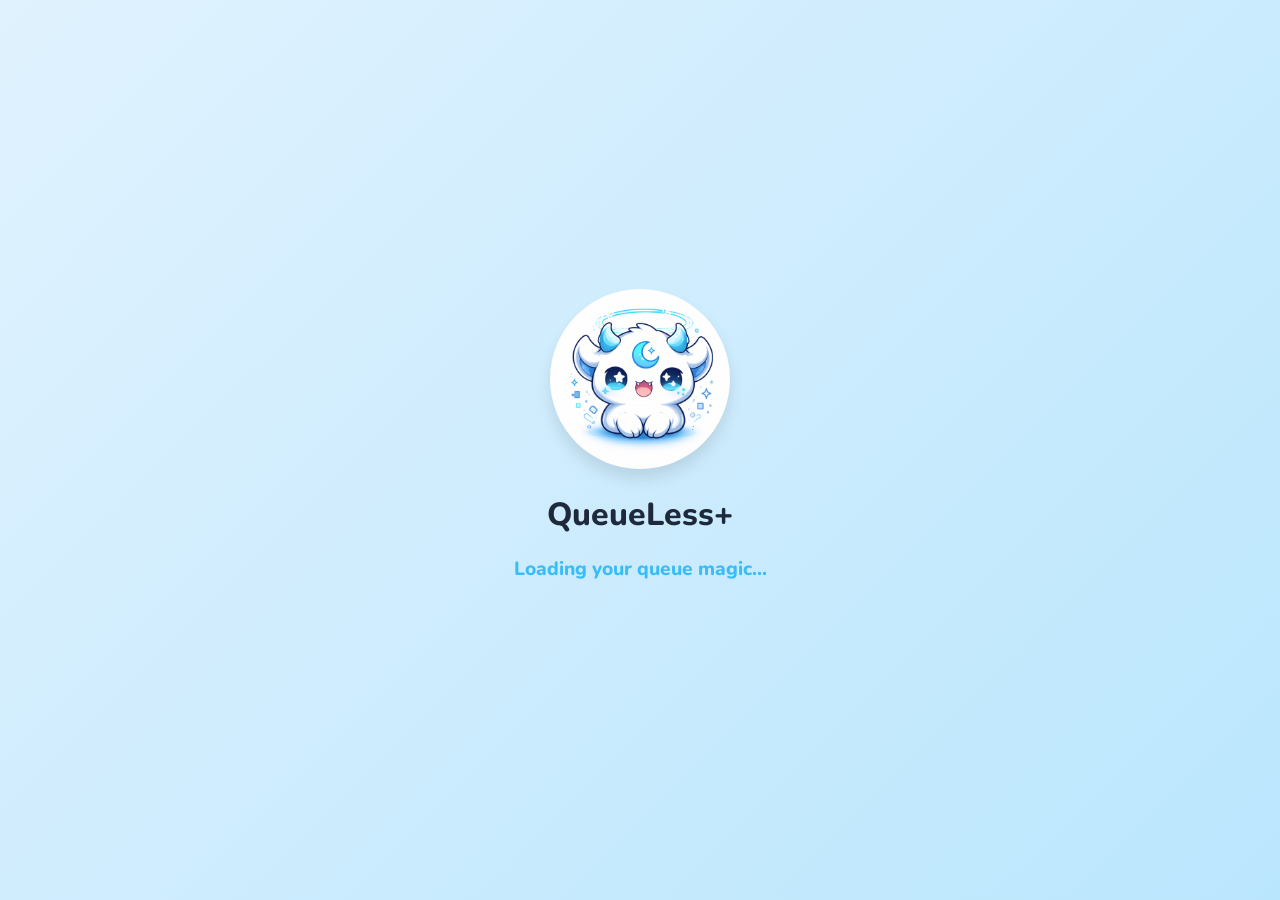
<file: index.html>
<!DOCTYPE html>
<html lang="en">
<head>
    <meta charset="UTF-8">
    <meta name="viewport" content="width=device-width, initial-scale=1.0">
    <title>QueueLess+ - Welcome</title>
    <link rel="stylesheet" href="static/css/style.css">
</head>
<body class="splash-body">
    <!-- Dedicated Splash Screen -->
    <div id="splash-screen" class="splash-fullscreen">
        <img src="static/images/logo.png" alt="QueueLess Mascot" class="mascot-logo splash-logo" onerror="this.src='https://placehold.co/180x180/e0f2fe/0ea5e9?text=Mascot'">
        <h1>QueueLess+</h1>
        <p class="loading-text">Loading your queue magic...</p>
        <div class="bubble-loader">
            <div class="bubble"></div><div class="bubble"></div><div class="bubble"></div>
        </div>
    </div>
    
    <script>
        // Redirect to login after splash finishes
        setTimeout(() => {
            const splash = document.getElementById('splash-screen');
            splash.style.transition = 'opacity 0.8s ease, transform 0.8s ease';
            splash.style.opacity = '0';
            splash.style.transform = 'scale(1.5)';
            
            setTimeout(() => {
                window.location.href = 'login.html';
            }, 800);
        }, 2200);
    </script>
</body>
</html>
</file>
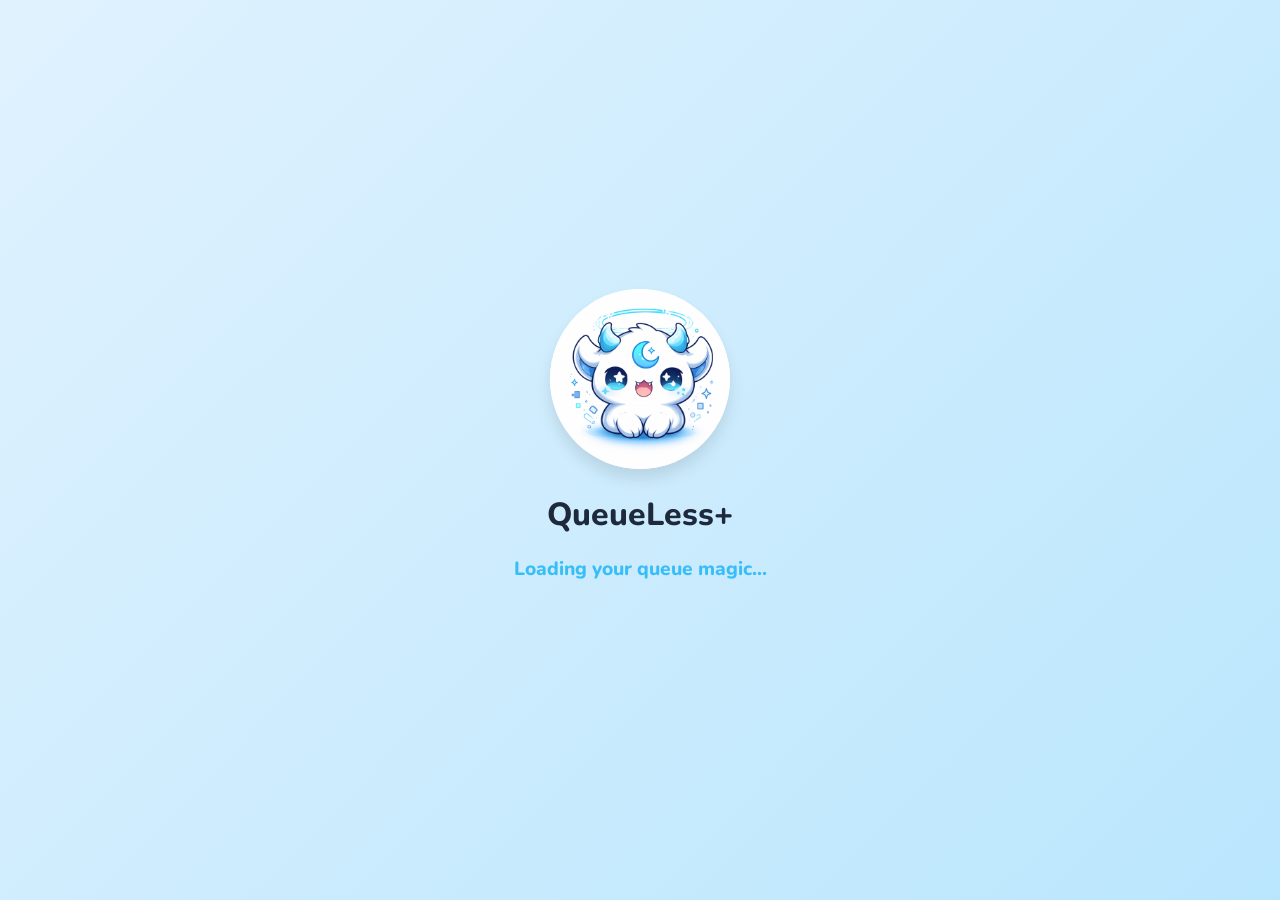
<file: dashboard.html>
<!DOCTYPE html>
<html lang="en">
<head>
    <meta charset="UTF-8">
    <meta name="viewport" content="width=device-width, initial-scale=1.0">
    <title>QueueLess+ - Dashboard</title>
    <link rel="stylesheet" href="static/css/style.css">
    <link rel="stylesheet" href="https://cdnjs.cloudflare.com/ajax/libs/font-awesome/6.4.0/css/all.min.css">
</head>
<body class="dashboard-body">
    <nav class="glass-nav">
        <div class="nav-brand">
            <img src="static/images/logo.png" class="nav-logo" onerror="this.src='https://placehold.co/40x40/e0f2fe/0ea5e9?text=Q+'" alt="Logo">
            <span>QueueLess+</span>
        </div>
        <div class="nav-metrics glass-panel" style="display:flex; gap:15px; padding:6px 15px; border-radius:20px; font-size: 0.9rem; margin-right:auto; margin-left: 20px;">
            <span id="live-clock" style="font-weight:bold; letter-spacing:1px;">00:00:00</span>
            <span id="service-status" style="color: #10b981; font-weight:bold;"><i class="fas fa-circle"></i> Open</span>
        </div>
        <div class="user-profile">
            <span id="display-name">User</span>
            <div class="settings-menu" style="position: relative; display: inline-block;">
                <button class="glass-btn-small" onclick="toggleSettings()" title="Settings"><i class="fas fa-cog"></i></button>
                <div id="settings-dropdown" class="glass-panel" style="display: none; position: absolute; right: 0; top: 120%; min-width: 160px; padding: 10px; flex-direction: column; gap: 8px;">
                    <button class="service-btn" style="width: 100%; border: none; padding: 8px; border-radius: 8px; background: transparent;" onclick="toggleTheme()"><i class="fas fa-moon"></i> Theme</button>
                </div>
            </div>
            <button class="glass-btn-small" onclick="logout()" title="Logout"><i class="fas fa-sign-out-alt"></i></button>
        </div>
    </nav>
    
    <!-- Radial Glow Depth -->
    <div class="radial-glow"></div>

    <main class="dashboard-container">
        <!-- New Token Generation -->
        <section class="booking-section glass-panel">
            <h2><i class="fas fa-calendar-plus floating-icon"></i> Book Service</h2>
            <div class="service-options">
                <button class="glass-btn service-btn" onclick="selectService('Hospital', this)"><i class="fas fa-hospital"></i> Hospital</button>
                <button class="glass-btn service-btn" onclick="selectService('Salon', this)"><i class="fas fa-cut"></i> Salon</button>
                <button class="glass-btn service-btn" onclick="selectService('Bank', this)"><i class="fas fa-university"></i> Bank</button>
            </div>
            <button class="glass-btn btn-primary submit-booking" id="book-btn" onclick="submitBooking()" disabled>Get Token</button>
        </section>
        
        <!-- Current Token Status -->
        <section class="status-section glass-panel">
            <h2><i class="fas fa-ticket-alt floating-icon"></i> Your Token</h2>
            <div id="my-token-display" class="token-display">
                <p>No active token.</p>
            </div>
        </section>

        <!-- Live Queue -->
        <section class="queue-section glass-panel" style="position:relative;">
            <div style="display:flex; justify-content:space-between; align-items:center;">
                <h2><i class="fas fa-users floating-icon"></i> Live Queue</h2>
                <span id="queue-speed-badge" class="glass-badge" style="background: rgba(255,255,255,0.7); font-weight:bold; padding: 6px 15px; border-radius: 20px;">
                    <i class="fas fa-circle" style="font-size:0.8em; margin-right:5px; color:#10b981;"></i> Fast
                </span>
            </div>
            
            <div class="progress-container">
                <div class="progress-labels">
                    <span id="serving-label">Now Serving: #--</span>
                    <span id="total-tokens-label">Total Tokens: --</span>
                </div>
                <div class="progress-bar-bg">
                    <div class="progress-bar-fill" id="queue-progress-fill"></div>
                </div>
            </div>

            <div class="queue-stats">
                <div class="stat-box">
                    <h3>Today's Tokens</h3>
                    <p id="total-tokens-today">0</p>
                </div>
                <div class="stat-box">
                    <h3>Waiting</h3>
                    <p id="total-waiting">0</p>
                </div>
                <div class="stat-box">
                    <h3>Est. Time</h3>
                    <p id="est-time">0 min</p>
                </div>
            </div>
            <div class="queue-list" id="queue-list">
                <!-- Queue Items dynamically generated here -->
            </div>
        </section>
    </main>
    
    <!-- Chat Widget -->
    <div class="chat-widget">
        <div class="chat-box glass-panel" id="chat-box">
            <div class="chat-header">QueueLess Assistant</div>
            <div class="chat-messages" id="chat-messages">
                <div class="chat-msg bot">Hi! I'm the QueueLess+ Assistant. How can I help you today?</div>
            </div>
            <div class="chat-input-area">
                <input type="text" id="chat-input" placeholder="Type a message...">
                <button onclick="sendChatMessage()"><i class="fas fa-paper-plane"></i></button>
            </div>
        </div>
        <div class="chat-toggle" onclick="toggleChat()" style="padding:0; overflow:hidden; background:transparent;">
            <img src="static/images/logo.png" alt="Chat" style="width:100%; height:100%; object-fit:cover; border-radius:50%; box-shadow:var(--shadow);" onerror="this.src='https://placehold.co/60x60/e0f2fe/0ea5e9?text=C'">
        </div>
    </div>

    <!-- Mascot Toast Alert -->
    <div id="mascot-toast" class="mascot-toast glass-panel">
        <img src="static/images/logo.png" alt="Mascot" class="toast-mascot" onerror="this.src='https://placehold.co/60x60/e0f2fe/0ea5e9?text=M'">
        <div class="toast-content">
            <h3 style="font-size: 1.1rem; margin:0;">Yay! 🎉</h3>
            <p id="toast-msg">Your token is generated!</p>
        </div>
    </div>

    <script src="static/js/main.js"></script>
    <script>
        if (!localStorage.getItem('queueless_user')) {
            window.location.href = 'index.html';
        } else {
            document.getElementById('display-name').textContent = localStorage.getItem('queueless_user');
            if (typeof initLocalQueue === 'function') initLocalQueue();
        }
    </script>
</body>
</html>
</file>
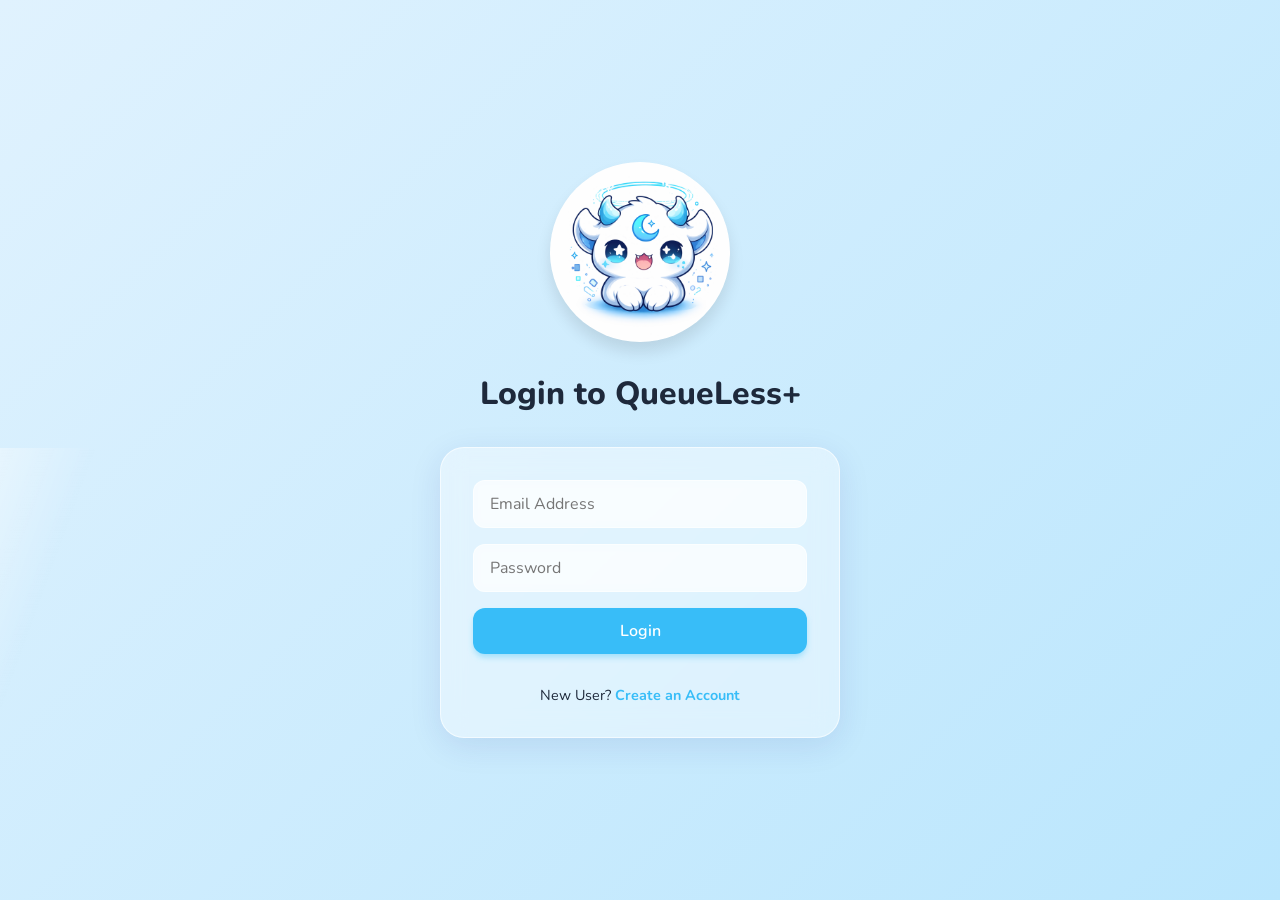
<file: login.html>
<!DOCTYPE html>
<html lang="en">
<head>
    <meta charset="UTF-8">
    <meta name="viewport" content="width=device-width, initial-scale=1.0">
    <title>QueueLess+ - Login</title>
    <link rel="stylesheet" href="static/css/style.css">
</head>
<body class="splash-body">
    <div class="splash-container" style="animation: none;">
        <img src="static/images/logo.png" alt="QueueLess Mascot" class="mascot-logo" onerror="this.src='https://placehold.co/180x180/e0f2fe/0ea5e9?text=Mascot'">
        <h1>Login to QueueLess+</h1>
        
        <div class="auth-box glass-panel slide-up" id="auth-box">
            <input type="email" id="email" placeholder="Email Address" class="glass-input">
            <input type="password" id="password" placeholder="Password" class="glass-input">
            <button class="glass-btn btn-primary" onclick="processAuth('login')">Login</button>
            <p style="margin-top: 15px; font-size: 0.9rem;">
                New User? <a href="signup.html" style="color: var(--accent); font-weight: bold; text-decoration: none;">Create an Account</a>
            </p>
        </div>
    </div>
    <script src="static/js/main.js"></script>
</body>
</html>
</file>
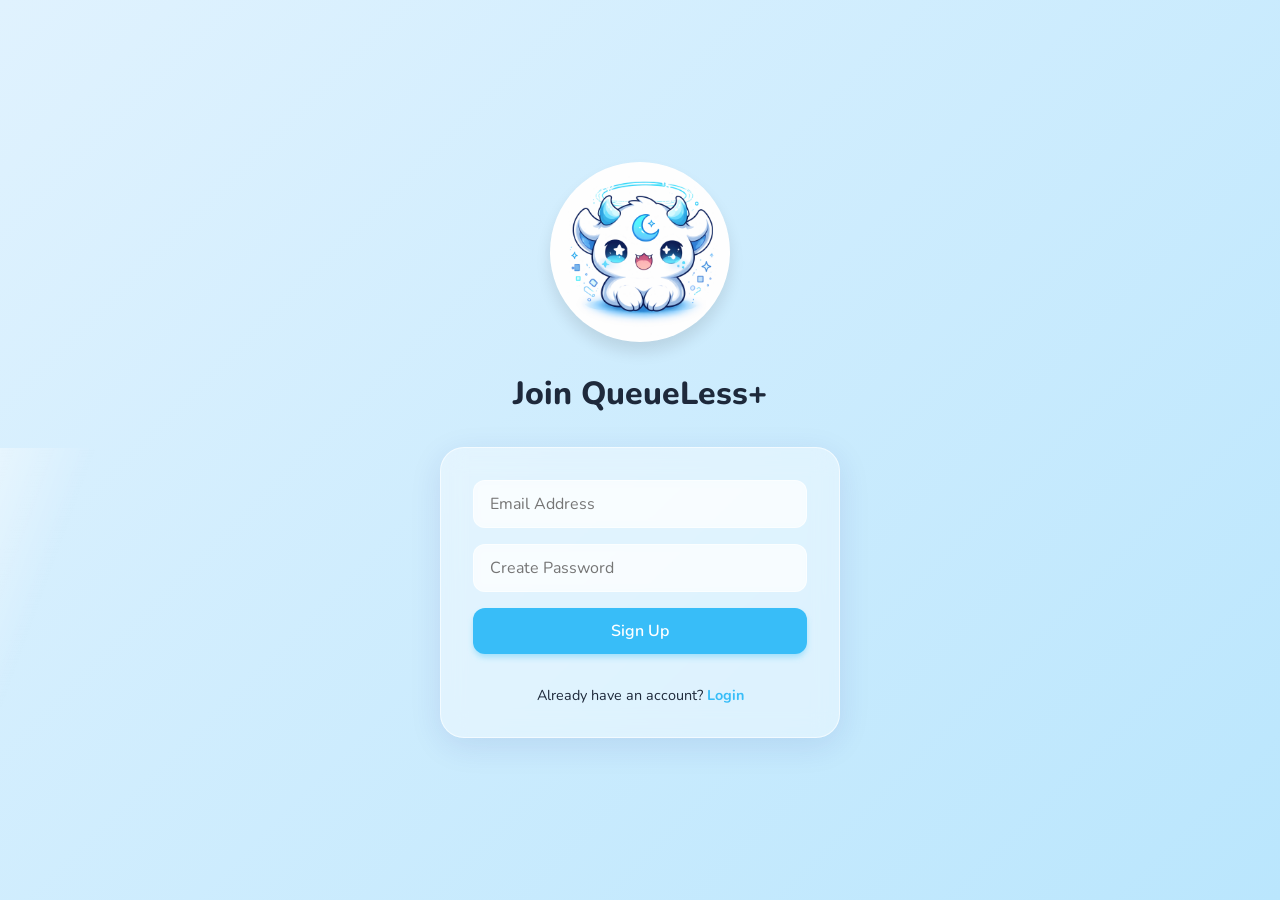
<file: signup.html>
<!DOCTYPE html>
<html lang="en">
<head>
    <meta charset="UTF-8">
    <meta name="viewport" content="width=device-width, initial-scale=1.0">
    <title>QueueLess+ - Sign Up</title>
    <link rel="stylesheet" href="static/css/style.css">
</head>
<body class="splash-body">
    <div class="splash-container" style="animation: none;">
        <img src="static/images/logo.png" alt="QueueLess Mascot" class="mascot-logo" onerror="this.src='https://placehold.co/180x180/e0f2fe/0ea5e9?text=Mascot'">
        <h1>Join QueueLess+</h1>
        
        <div class="auth-box glass-panel slide-up" id="auth-box">
            <input type="email" id="signup-email" placeholder="Email Address" class="glass-input">
            <input type="password" id="signup-password" placeholder="Create Password" class="glass-input">
            <button class="glass-btn btn-primary" onclick="processAuth('signup')">Sign Up</button>
            <p style="margin-top: 15px; font-size: 0.9rem;">
                Already have an account? <a href="login.html" style="color: var(--accent); font-weight: bold; text-decoration: none;">Login</a>
            </p>
        </div>
    </div>
    <script src="static/js/main.js"></script>
</body>
</html>
</file>
<file: static/css/style.css>
@import url('https://fonts.googleapis.com/css2?family=Nunito:wght@400;600;800&display=swap');

:root {
    --bg-gradient: linear-gradient(135deg, #e0f2fe 0%, #bae6fd 100%);
    --glass-bg: rgba(255, 255, 255, 0.4);
    --glass-border: rgba(255, 255, 255, 0.6);
    --glass-input-bg: rgba(255, 255, 255, 0.6);
    --glass-card-bg: rgba(255, 255, 255, 0.7);
    --text-primary: #1e293b;
    --text-secondary: #475569;
    --accent: #38bdf8;
    --accent-hover: #0ea5e9;
    --shadow: 0 8px 32px 0 rgba(31, 38, 135, 0.1);
}

body.dark-mode {
    --bg-gradient: linear-gradient(135deg, #0f172a 0%, #1e293b 100%);
    --glass-bg: rgba(15, 23, 42, 0.6);
    --glass-border: rgba(255, 255, 255, 0.1);
    --glass-input-bg: rgba(30, 41, 59, 0.6);
    --glass-card-bg: rgba(30, 41, 59, 0.7);
    --text-primary: #f8fafc;
    --text-secondary: #94a3b8;
    --accent: #38bdf8;
    --shadow: 0 8px 32px 0 rgba(0, 0, 0, 0.5);
}

* {
    margin: 0;
    padding: 0;
    box-sizing: border-box;
    font-family: 'Nunito', sans-serif;
}

body {
    background: var(--bg-gradient);
    color: var(--text-primary);
    min-height: 100vh;
    overflow-x: hidden;
}

/* Glassmorphism Classes */
.glass-panel {
    background: var(--glass-bg);
    backdrop-filter: blur(12px);
    -webkit-backdrop-filter: blur(12px);
    border: 1px solid var(--glass-border);
    border-radius: 24px;
    box-shadow: var(--shadow);
    padding: 2rem;
}

h1, h2, h3 { font-weight: 800; color: var(--text-primary); }

/* Animations */
@keyframes float {
    0% { transform: translateY(0px) rotate(0deg); }
    50% { transform: translateY(-15px) rotate(2deg); }
    100% { transform: translateY(0px) rotate(0deg); }
}

@keyframes pulse {
    0% { transform: scale(1); }
    50% { transform: scale(1.05); }
    100% { transform: scale(1); }
}

@keyframes fadeIn {
    from { opacity: 0; transform: translateY(20px); }
    to { opacity: 1; transform: translateY(0); }
}

/* Splash Screen */
.splash-body {
    display: flex;
    justify-content: center;
    align-items: center;
}

.splash-fullscreen {
    position: fixed;
    top: 0;
    left: 0;
    width: 100vw;
    height: 100vh;
    background: var(--bg-gradient);
    display: flex;
    flex-direction: column;
    justify-content: center;
    align-items: center;
    z-index: 9999;
}

.splash-fullscreen .splash-logo {
    animation: float 2s ease-in-out infinite;
}

.loading-text {
    margin-top: 20px;
    font-size: 1.2rem;
    font-weight: 800;
    color: var(--accent);
    animation: pulse 1.5s infinite;
}

.splash-container {
    text-align: center;
    max-width: 400px;
    width: 90%;
}

.mascot-logo {
    width: 180px;
    height: 180px;
    object-fit: cover;
    background: white;
    border-radius: 50%;
    animation: float 4s ease-in-out infinite;
    margin-bottom: 1.5rem;
    box-shadow: 0 10px 15px rgba(0,0,0,0.1);
}

.auth-box {
    margin-top: 2rem;
    display: flex;
    flex-direction: column;
    gap: 1rem;
}

.glass-input {
    width: 100%;
    padding: 12px 16px;
    border-radius: 12px;
    border: 1px solid var(--glass-border);
    background: var(--glass-input-bg);
    color: var(--text-primary);
    backdrop-filter: blur(4px);
    font-size: 1rem;
    outline: none;
    transition: all 0.3s;
}

.glass-input:focus {
    background: rgba(255, 255, 255, 0.9);
    border-color: var(--accent);
    box-shadow: 0 0 0 2px rgba(56, 189, 248, 0.2);
}

.glass-btn, .glass-btn-small {
    background: var(--accent);
    color: white;
    border: none;
    padding: 12px 24px;
    border-radius: 12px;
    font-size: 1rem;
    font-weight: 600;
    cursor: pointer;
    transition: all 0.3s;
    box-shadow: 0 4px 6px -1px rgba(56, 189, 248, 0.4);
}

.glass-btn-small { padding: 8px 12px; border-radius: 8px; font-size: 0.9rem; }

.glass-btn:hover, .glass-btn-small:hover {
    background: var(--accent-hover);
    transform: translateY(-2px);
}

.glass-btn:disabled {
    background: #cbd5e1;
    cursor: not-allowed;
    transform: none;
    box-shadow: none;
}

/* Dashboard Navigation */
.glass-nav {
    background: var(--glass-bg);
    backdrop-filter: blur(12px);
    border-bottom: 1px solid var(--glass-border);
    padding: 1rem 2rem;
    display: flex;
    justify-content: space-between;
    align-items: center;
    position: sticky;
    top: 0;
    z-index: 100;
}

.nav-brand {
    display: flex;
    align-items: center;
    gap: 10px;
    font-size: 1.25rem;
    font-weight: 800;
}

.nav-logo {
    width: 40px;
    height: 40px;
    border-radius: 50%;
    object-fit: cover;
    background: white;
    animation: float 3s ease-in-out infinite;
}

.user-profile {
    display: flex;
    align-items: center;
    gap: 15px;
    font-weight: 600;
}

/* Dashboard Layout */
.dashboard-container {
    max-width: 1000px;
    margin: 2rem auto;
    padding: 0 1rem;
    display: grid;
    grid-template-columns: 1fr 1fr;
    gap: 2rem;
    animation: fadeIn 0.8s ease-out;
}

.booking-section {
    grid-column: 1 / -1;
    display: flex;
    flex-direction: column;
    gap: 1.5rem;
}

.service-options {
    display: flex;
    gap: 1rem;
    flex-wrap: wrap;
}

.service-btn {
    background: var(--glass-bg);
    color: var(--text-primary);
    border: 1px solid var(--glass-border);
    flex: 1;
    min-width: 120px;
    display: flex;
    align-items: center;
    justify-content: center;
    gap: 8px;
}

.service-btn.active {
    background: var(--accent);
    color: white;
}

.status-section, .queue-section {
    display: flex;
    flex-direction: column;
    gap: 1.5rem;
}

.floating-icon {
    color: var(--accent);
    animation: float 3s infinite ease-in-out;
    margin-right: 8px;
}

.token-display {
    background: var(--glass-card-bg);
    border-radius: 16px;
    padding: 2rem;
    text-align: center;
    font-size: 1.2rem;
}

.token-number {
    font-size: 3.5rem;
    font-weight: 800;
    color: var(--accent);
    text-shadow: 2px 2px 4px rgba(0,0,0,0.1);
    margin: 1rem 0;
    animation: pulse 2s infinite;
}

.queue-stats {
    display: flex;
    gap: 1rem;
}

.stat-box {
    background: var(--glass-card-bg);
    padding: 1rem;
    border-radius: 12px;
    flex: 1;
    text-align: center;
}

.stat-box p {
    font-size: 1.8rem;
    font-weight: 800;
    color: var(--accent);
    margin-top: 5px;
}

.queue-list {
    display: flex;
    flex-direction: column;
    gap: 0.5rem;
    max-height: 250px;
    overflow-y: auto;
    padding-right: 5px;
}

.queue-list::-webkit-scrollbar { width: 6px; }
.queue-list::-webkit-scrollbar-track { background: transparent; }
.queue-list::-webkit-scrollbar-thumb { background: rgba(56, 189, 248, 0.5); border-radius: 10px; }

.queue-item {
    background: rgba(255,255,255,0.5);
    padding: 1rem;
    border-radius: 12px;
    display: flex;
    justify-content: space-between;
    align-items: center;
    transition: transform 0.2s;
}

.queue-item:hover {
    transform: translateX(5px);
}

.queue-item.serving {
    border-color: var(--accent);
    background: rgba(56,189,248,0.15);
    animation: servingPulse 2s infinite;
}
@keyframes servingPulse {
    0% { box-shadow: 0 0 0 0 rgba(56, 189, 248, 0.4); }
    70% { box-shadow: 0 0 0 10px rgba(56, 189, 248, 0); }
    100% { box-shadow: 0 0 0 0 rgba(56, 189, 248, 0); }
}

.queue-item.upcoming {
    opacity: 0.5;
    filter: blur(0.8px);
}
.queue-item.upcoming:hover {
    opacity: 1; filter: blur(0);
}

.queue-item.me {
    background: rgba(56, 189, 248, 0.2);
    border: 1px solid var(--accent);
}

/* Progress Bar */
.progress-container {
    background: var(--glass-card-bg);
    padding: 1rem;
    border-radius: 12px;
    margin-bottom: 1rem;
    box-shadow: inset 0 2px 4px rgba(0,0,0,0.05);
}
.progress-labels {
    display: flex;
    justify-content: space-between;
    font-weight: 800;
    margin-bottom: 0.5rem;
    color: var(--text-primary);
}
.progress-bar-bg {
    width: 100%;
    height: 12px;
    background: rgba(255,255,255,0.4);
    border-radius: 10px;
    overflow: hidden;
    border: 1px solid var(--glass-border);
}
body.dark-mode .progress-bar-bg { background: rgba(0,0,0,0.3); }

.progress-bar-fill {
    height: 100%;
    width: 0%;
    background: var(--accent);
    border-radius: 10px;
    transition: width 0.8s ease-in-out;
}

/* Mascot Toast Popup */
.mascot-toast {
    position: fixed;
    bottom: -100px;
    right: 20px;
    display: flex;
    align-items: center;
    gap: 15px;
    padding: 1rem;
    border-radius: 16px;
    z-index: 9999;
    box-shadow: var(--shadow);
    transition: bottom 0.5s cubic-bezier(0.175, 0.885, 0.32, 1.275);
}
.mascot-toast.show {
    bottom: 20px;
}
.toast-mascot {
    width: 60px;
    height: 60px;
    border-radius: 50%;
    object-fit: cover;
    background: white;
    box-shadow: 0 4px 6px rgba(0,0,0,0.1);
    animation: float 2s infinite ease-in-out;
}

/* Bubble Loader */
.bubble-loader {
    display: flex;
    justify-content: center;
    gap: 8px;
    margin-top: 15px;
}
.bubble {
    width: 14px;
    height: 14px;
    background: var(--accent);
    border-radius: 50%;
    animation: bubbleBounce 1.4s infinite ease-in-out both;
}
.bubble:nth-child(1) { animation-delay: -0.32s; }
.bubble:nth-child(2) { animation-delay: -0.16s; }

@keyframes bubbleBounce {
    0%, 80%, 100% { transform: scale(0); }
    40% { transform: scale(1); }
}

/* Ambient Background Bubbles */
.ambient-bubbles {
    position: fixed;
    top: 0; left: 0;
    width: 100%; height: 100%;
    z-index: -1;
    overflow: hidden;
    pointer-events: none;
}
.ambient-bubble {
    position: absolute;
    bottom: -100px;
    background: rgba(255, 255, 255, 0.4);
    border-radius: 50%;
    animation: float-up-down ease-in-out infinite;
}
body.dark-mode .ambient-bubble {
    background: rgba(56, 189, 248, 0.2);
}
@keyframes float-up-down {
    0% { transform: translateY(0) translateX(0) scale(1); opacity: 0.2; }
    50% { transform: translateY(-90vh) translateX(30px) scale(1.5); opacity: 1; }
    100% { transform: translateY(0) translateX(-15px) scale(1); opacity: 0.2; }
}

/* Chatbot UI */
.chat-widget {
    position: fixed;
    bottom: 20px;
    left: 20px;
    z-index: 1000;
}
.chat-toggle {
    width: 60px; height: 60px;
    border-radius: 50%;
    background: var(--accent);
    color: white;
    font-size: 1.5rem;
    display: flex; align-items: center; justify-content: center;
    cursor: pointer;
    box-shadow: var(--shadow);
    transition: transform 0.3s;
}
.chat-toggle:hover { transform: scale(1.1); }
.chat-box {
    position: absolute;
    bottom: 80px; left: 0;
    width: 320px; height: 400px;
    display: none;
    flex-direction: column;
    padding: 0;
    overflow: hidden;
}
.chat-box.show { display: flex; }
.chat-header {
    background: var(--accent);
    color: white; padding: 12px;
    text-align: center; font-weight: bold;
}
.chat-messages {
    flex: 1; padding: 10px; overflow-y: auto;
    display: flex; flex-direction: column; gap: 8px;
    background: var(--glass-card-bg);
    border-left: 1px solid var(--glass-border);
    border-right: 1px solid var(--glass-border);
}
.chat-msg {
    padding: 8px 12px; border-radius: 12px;
    max-width: 80%; font-size: 0.9rem;
    word-wrap: break-word;
}
.chat-msg.bot { background: rgba(56,189,248,0.2); align-self: flex-start; color: var(--text-primary); }
.chat-msg.user { background: var(--accent); color: white; align-self: flex-end; }
.chat-input-area {
    display: flex; padding: 10px; background: var(--glass-card-bg);
    border-top: 1px solid var(--glass-border);
    border-bottom: 1px solid var(--glass-border);
    border-radius: 0 0 24px 24px;
}
.chat-input-area input {
    flex: 1; padding: 8px; border-radius: 8px; border: 1px solid var(--glass-border);
    outline: none; background: var(--glass-input-bg); color: var(--text-primary);
}
.chat-input-area button {
    background: var(--accent); color: white; border: none; padding: 8px 15px;
    margin-left: 5px; border-radius: 8px; cursor: pointer;
    font-weight: bold;
}

/* --- Final Polish UI Injections --- */
.glass-panel {
    transition: transform 0.4s cubic-bezier(0.175, 0.885, 0.32, 1.275), box-shadow 0.4s !important;
}
.glass-panel::before {
    content: ''; position: absolute; top: 0; left: -150%; width: 50%; height: 100%;
    background: linear-gradient(to right, transparent, rgba(255,255,255,0.4), transparent);
    transform: skewX(-20deg); transition: 0.6s; z-index: 1; pointer-events: none;
}
.glass-panel:hover {
    transform: translateY(-8px) !important;
    box-shadow: 0 15px 30px rgba(0,0,0,0.1), 0 0 20px rgba(56,189,248,0.4) !important;
}
.glass-panel:hover::before { left: 200%; }

.queue-list {
    max-height: 400px; overflow-y: auto;
    scrollbar-width: thin; scrollbar-color: var(--accent) transparent;
}
.queue-list::-webkit-scrollbar { width: 6px; }
.queue-list::-webkit-scrollbar-thumb { background: var(--accent); border-radius: 6px; }

.queue-item { transition: all 0.4s ease !important; border-left: 4px solid transparent !important; }
.queue-item.serving {
    border-color: var(--accent) !important; background: rgba(56,189,248,0.15) !important;
    animation: servingPulse 2s infinite;
}
@keyframes servingPulse {
    0% { box-shadow: 0 0 0 0 rgba(56, 189, 248, 0.4); }
    70% { box-shadow: 0 0 0 10px rgba(56, 189, 248, 0); }
    100% { box-shadow: 0 0 0 0 rgba(56, 189, 248, 0); }
}
.queue-item.upcoming { opacity: 0.5; filter: blur(0.8px); }
.queue-item.upcoming:hover { opacity: 1; filter: blur(0); }

.slide-up { animation: slideUp 0.8s cubic-bezier(0.175, 0.885, 0.32, 1.275) forwards; }
@keyframes slideUp { from { transform: translateY(60px); opacity: 0; } to { transform: translateY(0); opacity: 1; } }

.ripple-obj {
    position: absolute; border-radius: 50%; transform: scale(0);
    animation: rippleAnim 600ms linear; background-color: rgba(255, 255, 255, 0.7);
    pointer-events: none; z-index: 10;
}
@keyframes rippleAnim { to { transform: scale(4); opacity: 0; } }

@keyframes heartbeat { 0%, 50%, 100% { transform: scale(1); } 25%, 75% { transform: scale(1.2); } }
@keyframes coinBounce { 0%, 100% { transform: translateY(0); } 50% { transform: translateY(-10px) rotate(180deg); } }
@keyframes sparkle { 0% { transform: scale(1) rotate(0deg); opacity: 1; } 50% { transform: scale(1.5) rotate(180deg); opacity: 0.5; } 100% { transform: scale(1) rotate(360deg); opacity: 1; } }
@keyframes slideInRight { from { transform: translateX(100%); opacity: 0; } to { transform: translateX(0); opacity: 1; } }
@keyframes fadeOutRight { from { transform: translateX(0); opacity: 1; } to { transform: translateX(100%); opacity: 0; } }

.anim-heartbeat { animation: heartbeat 1s ease-in-out infinite; color: #f43f5e !important; }
.anim-coin { animation: coinBounce 1s ease-in-out infinite; color: #f59e0b !important; }
.anim-sparkle { animation: sparkle 1.5s linear infinite; color: #ec4899 !important; }
.glow-border { border: 2px solid #3b82f6 !important; box-shadow: 0 0 12px rgba(59,130,246,0.6) !important; animation: servingPulse 2s infinite; }

@media (max-width: 768px) {
    .dashboard-container { grid-template-columns: 1fr; }
}
</file>
